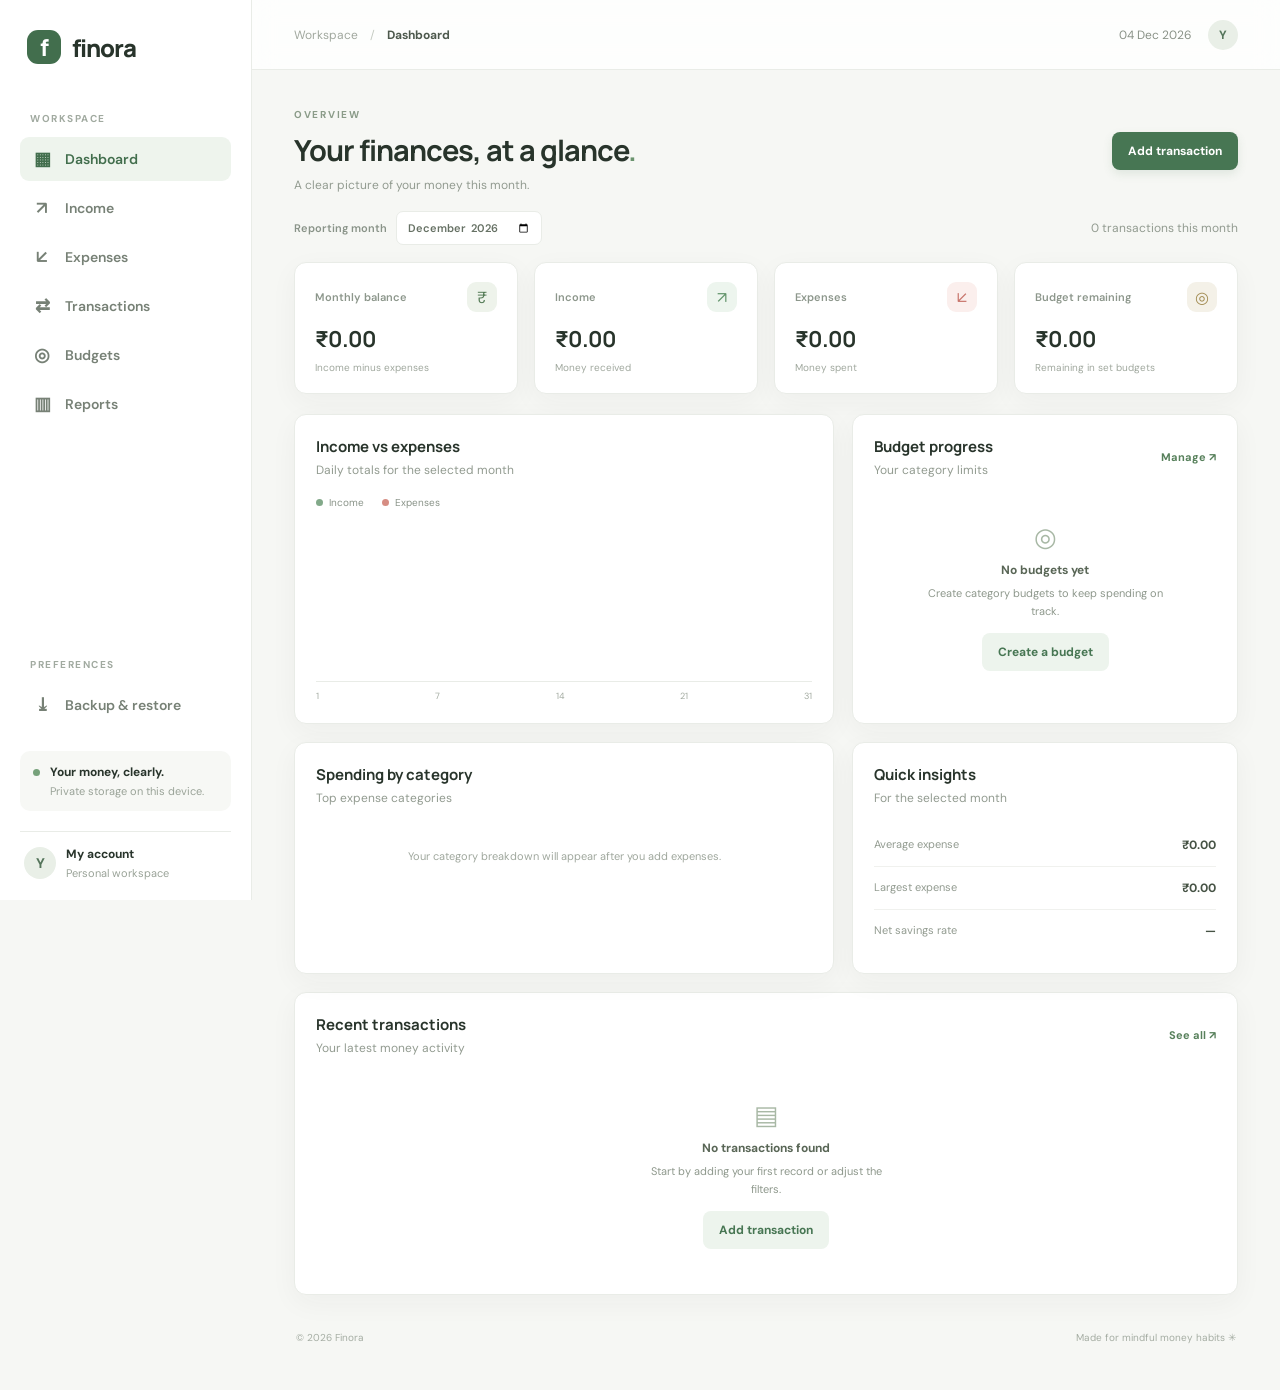
<file: Finora/index.html>
<!doctype html>
<html lang="en">
  <head>
    <meta charset="utf-8" />
    <meta name="viewport" content="width=device-width,initial-scale=1" />
    <meta name="theme-color" content="#f6f7f4" />
    <meta
      name="description"
      content="Finora personal expense tracker and monthly budget tool."
    />
    <title>Finora — Personal Finance</title>
    <link rel="preconnect" href="https://fonts.googleapis.com" />
    <link rel="preconnect" href="https://fonts.gstatic.com" crossorigin />
    <link
      href="https://fonts.googleapis.com/css2?family=DM+Sans:wght@400;500;600;700&family=Manrope:wght@500;600;700;800&display=swap"
      rel="stylesheet"
    />
    <link rel="stylesheet" href="css/style.css" />
    <script type="module" src="js/app.js"></script>
  </head>
  <body data-page="dashboard">
    <noscript>Finora requires JavaScript to run.</noscript>
  </body>
</html>
</file>
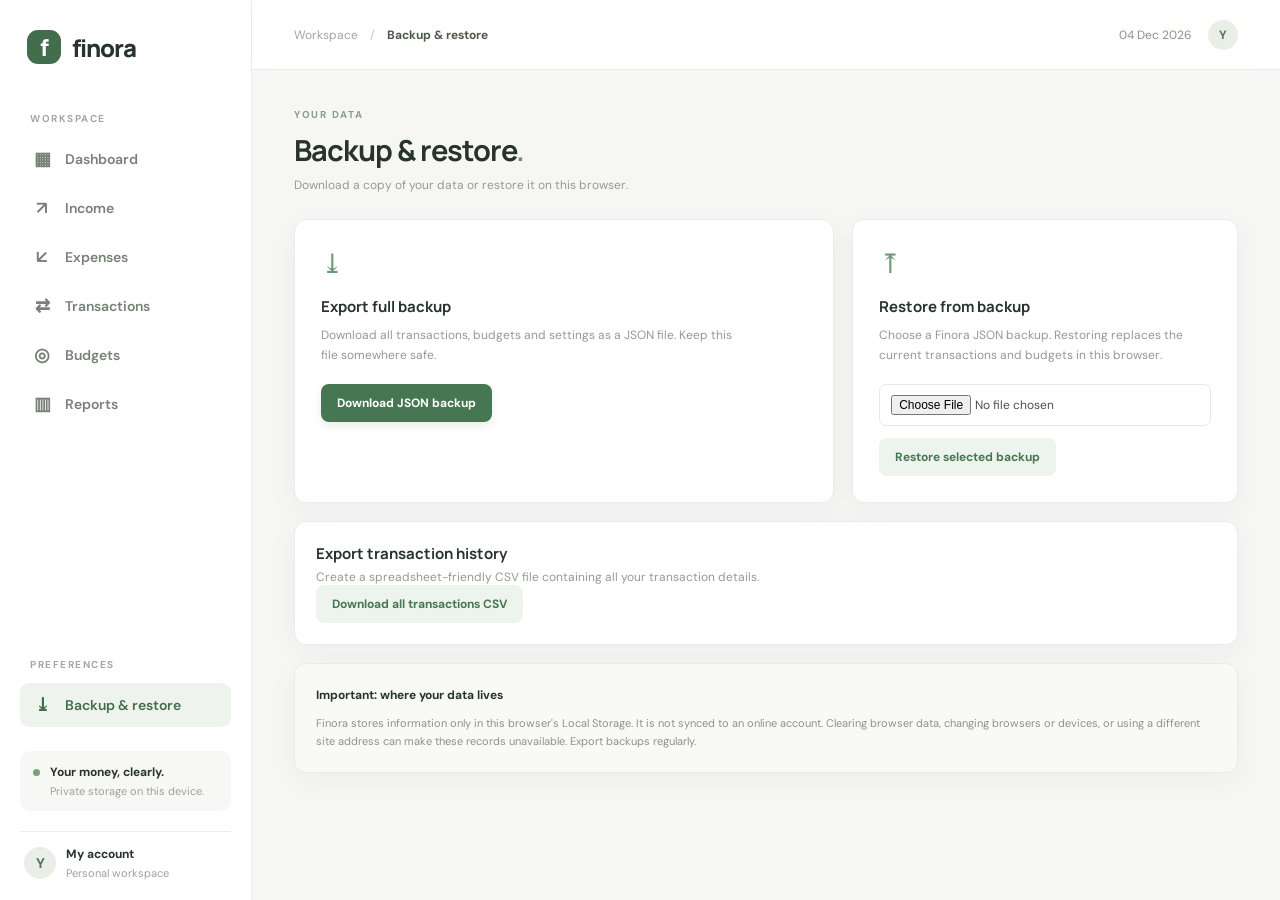
<file: Finora/pages/backup.html>
<!doctype html>
<html lang="en">
  <head>
    <meta charset="utf-8" />
    <meta name="viewport" content="width=device-width,initial-scale=1" />
    <meta name="theme-color" content="#f6f7f4" />
    <title>Finora — Backup</title>
    <link rel="preconnect" href="https://fonts.googleapis.com" />
    <link rel="preconnect" href="https://fonts.gstatic.com" crossorigin />
    <link
      href="https://fonts.googleapis.com/css2?family=DM+Sans:wght@400;500;600;700&family=Manrope:wght@500;600;700;800&display=swap"
      rel="stylesheet"
    />
    <link rel="stylesheet" href="../css/style.css" />
    <script type="module" src="../js/app.js"></script>
  </head>
  <body data-page="backup">
    <noscript>Finora requires JavaScript to run.</noscript>
  </body>
</html>
</file>
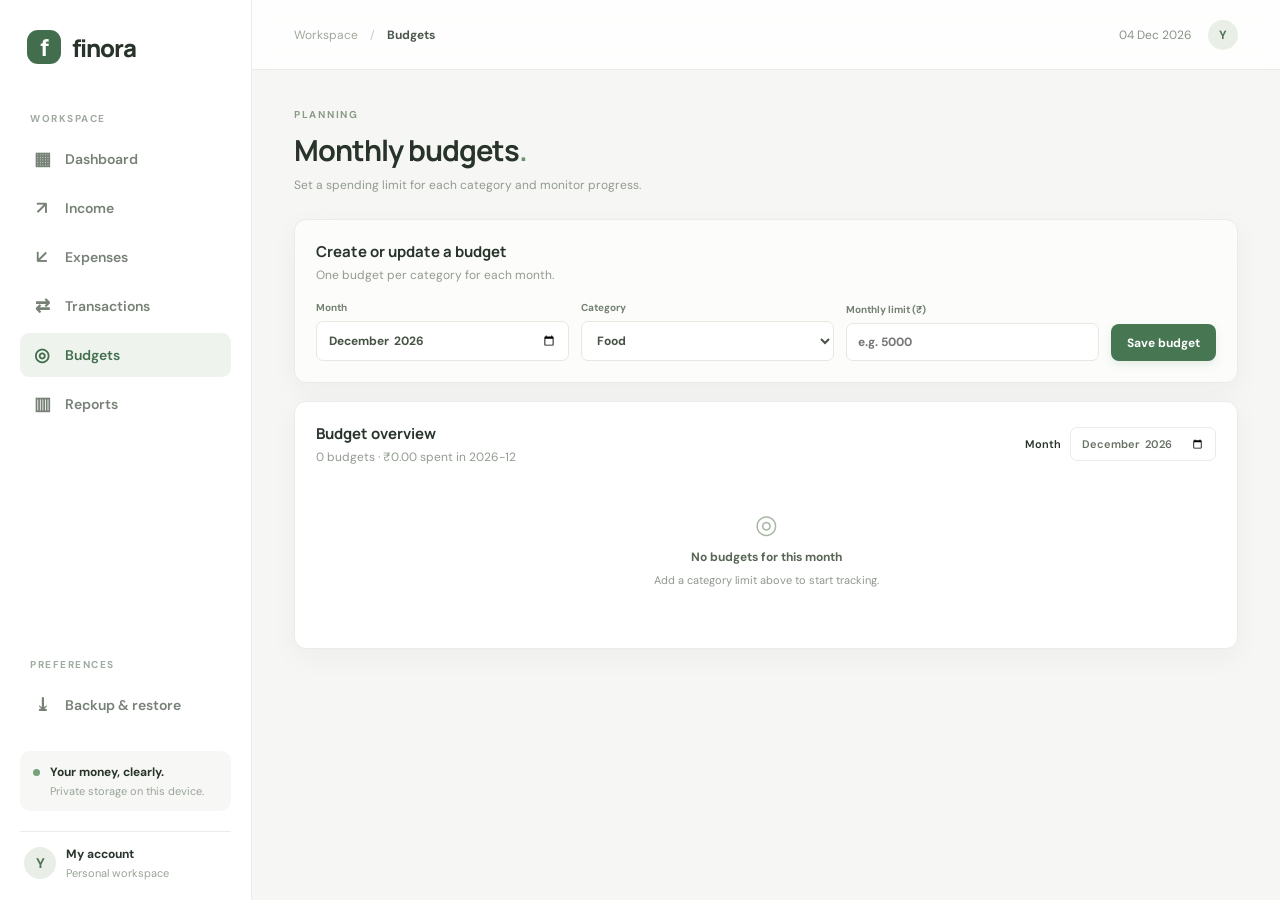
<file: Finora/pages/budgets.html>
<!doctype html>
<html lang="en">
  <head>
    <meta charset="utf-8" />
    <meta name="viewport" content="width=device-width,initial-scale=1" />
    <meta name="theme-color" content="#f6f7f4" />
    <title>Finora — Budgets</title>
    <link rel="preconnect" href="https://fonts.googleapis.com" />
    <link rel="preconnect" href="https://fonts.gstatic.com" crossorigin />
    <link
      href="https://fonts.googleapis.com/css2?family=DM+Sans:wght@400;500;600;700&family=Manrope:wght@500;600;700;800&display=swap"
      rel="stylesheet"
    />
    <link rel="stylesheet" href="../css/style.css" />
    <script type="module" src="../js/app.js"></script>
  </head>
  <body data-page="budgets">
    <noscript>Finora requires JavaScript to run.</noscript>
  </body>
</html>
</file>
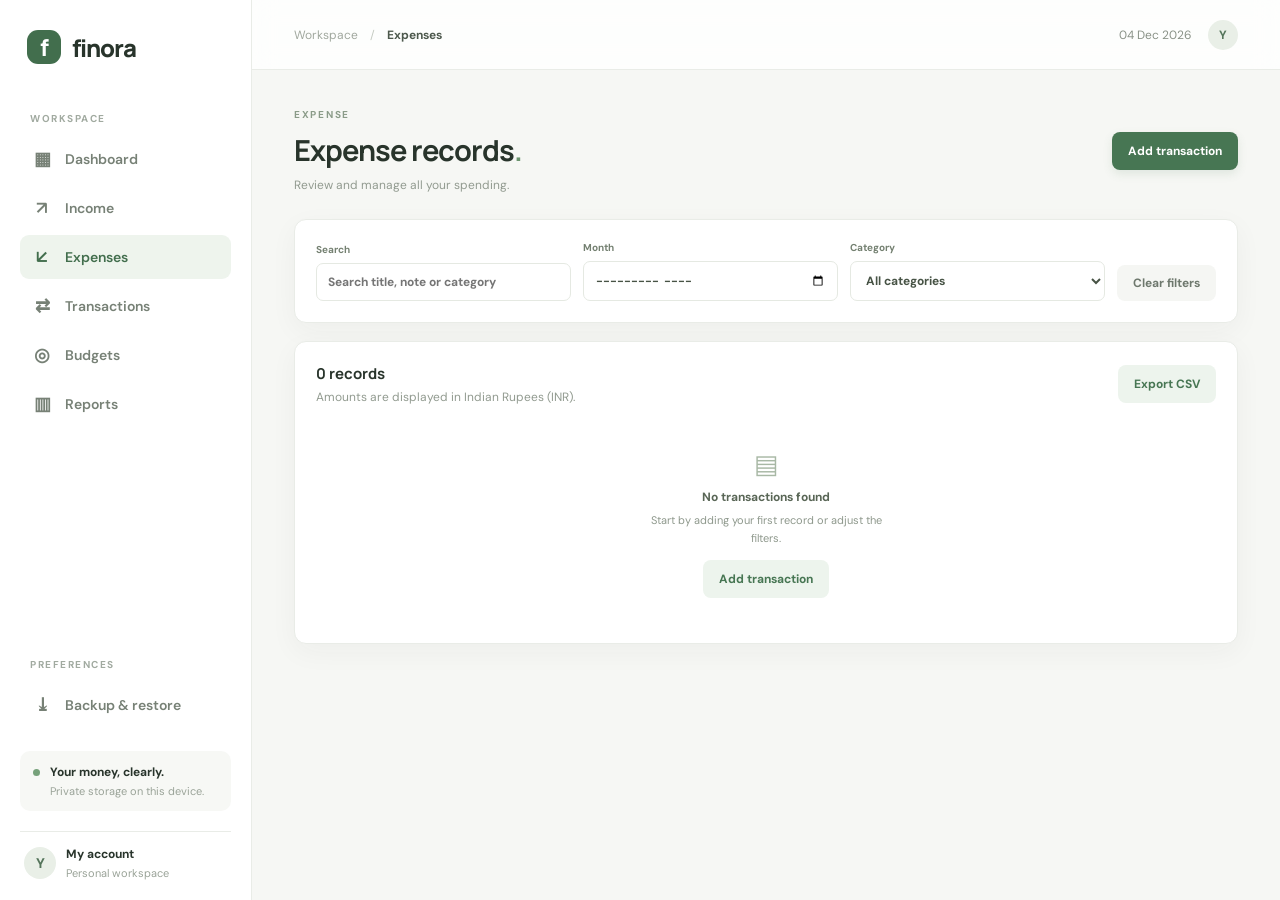
<file: Finora/pages/expenses.html>
<!doctype html>
<html lang="en">
  <head>
    <meta charset="utf-8" />
    <meta name="viewport" content="width=device-width,initial-scale=1" />
    <meta name="theme-color" content="#f6f7f4" />
    <title>Finora — Expenses</title>
    <link rel="preconnect" href="https://fonts.googleapis.com" />
    <link rel="preconnect" href="https://fonts.gstatic.com" crossorigin />
    <link
      href="https://fonts.googleapis.com/css2?family=DM+Sans:wght@400;500;600;700&family=Manrope:wght@500;600;700;800&display=swap"
      rel="stylesheet"
    />
    <link rel="stylesheet" href="../css/style.css" />
    <script type="module" src="../js/app.js"></script>
  </head>
  <body data-page="expenses">
    <noscript>Finora requires JavaScript to run.</noscript>
  </body>
</html>
</file>
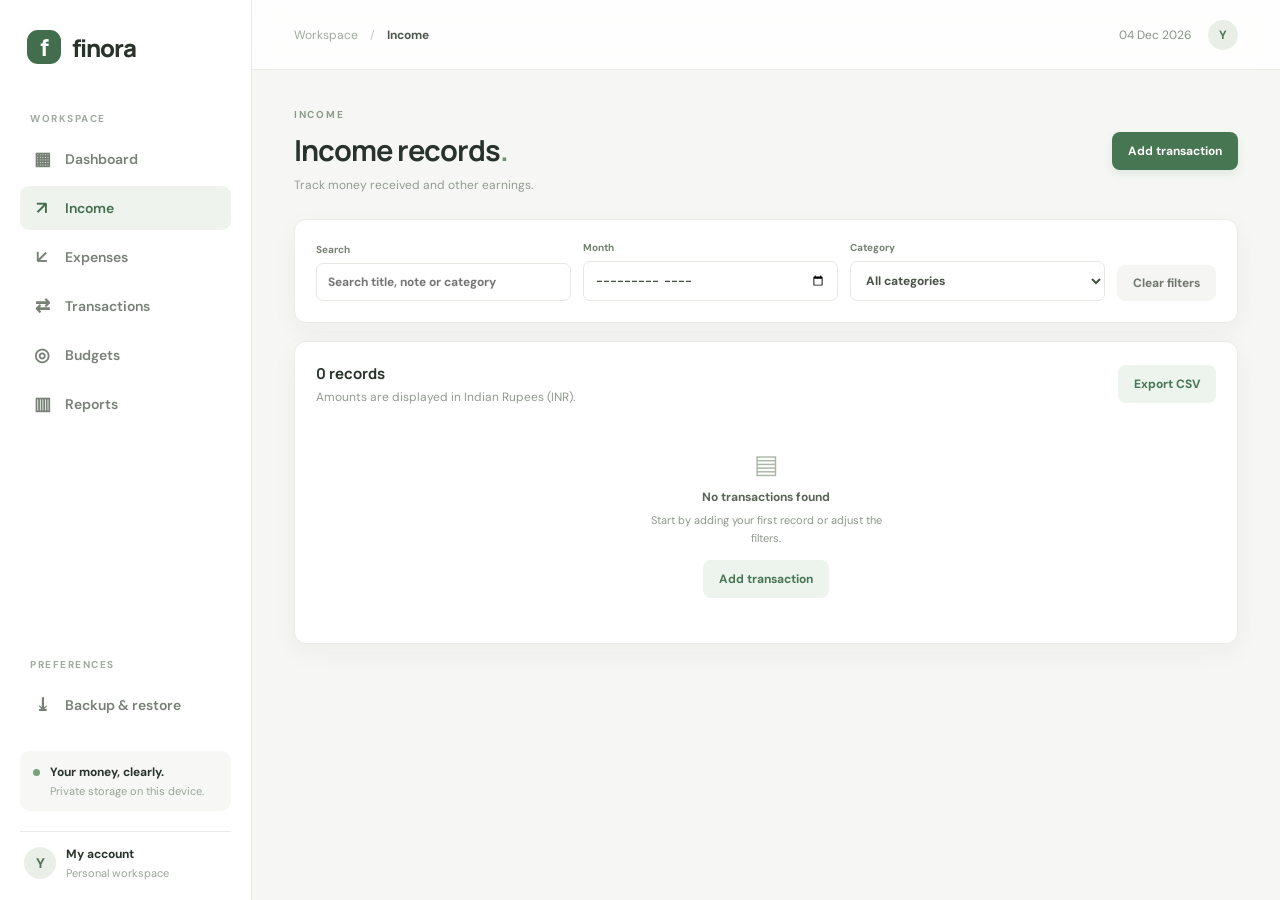
<file: Finora/pages/income.html>
<!doctype html>
<html lang="en">
  <head>
    <meta charset="utf-8" />
    <meta name="viewport" content="width=device-width,initial-scale=1" />
    <meta name="theme-color" content="#f6f7f4" />
    <title>Finora — Income</title>
    <link rel="preconnect" href="https://fonts.googleapis.com" />
    <link rel="preconnect" href="https://fonts.gstatic.com" crossorigin />
    <link
      href="https://fonts.googleapis.com/css2?family=DM+Sans:wght@400;500;600;700&family=Manrope:wght@500;600;700;800&display=swap"
      rel="stylesheet"
    />
    <link rel="stylesheet" href="../css/style.css" />
    <script type="module" src="../js/app.js"></script>
  </head>
  <body data-page="income">
    <noscript>Finora requires JavaScript to run.</noscript>
  </body>
</html>
</file>
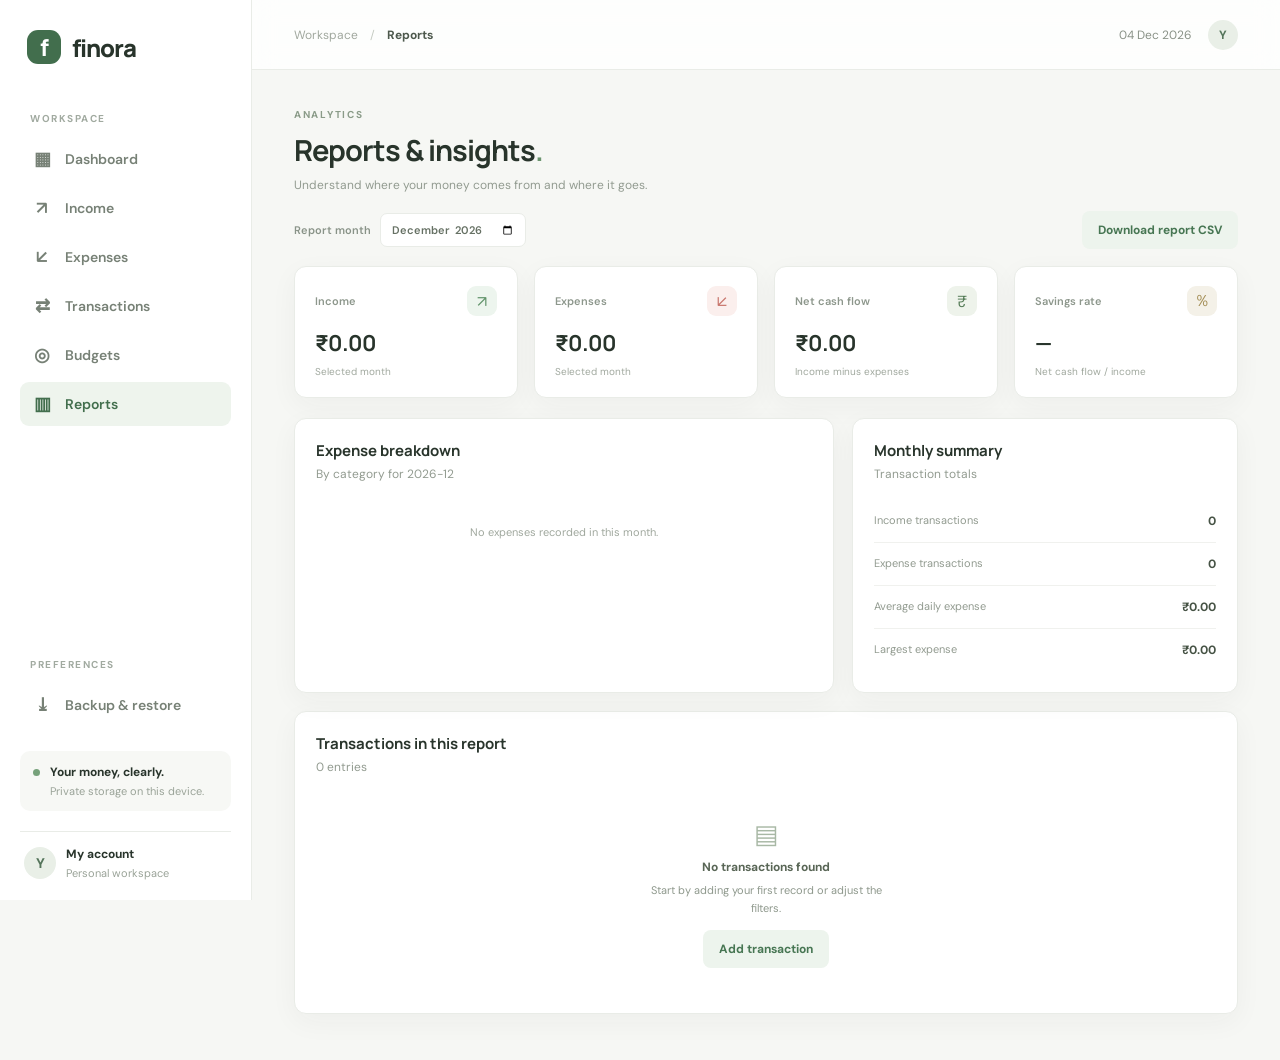
<file: Finora/pages/reports.html>
<!doctype html>
<html lang="en">
  <head>
    <meta charset="utf-8" />
    <meta name="viewport" content="width=device-width,initial-scale=1" />
    <meta name="theme-color" content="#f6f7f4" />
    <title>Finora — Reports</title>
    <link rel="preconnect" href="https://fonts.googleapis.com" />
    <link rel="preconnect" href="https://fonts.gstatic.com" crossorigin />
    <link
      href="https://fonts.googleapis.com/css2?family=DM+Sans:wght@400;500;600;700&family=Manrope:wght@500;600;700;800&display=swap"
      rel="stylesheet"
    />
    <link rel="stylesheet" href="../css/style.css" />
    <script type="module" src="../js/app.js"></script>
  </head>
  <body data-page="reports">
    <noscript>Finora requires JavaScript to run.</noscript>
  </body>
</html>
</file>
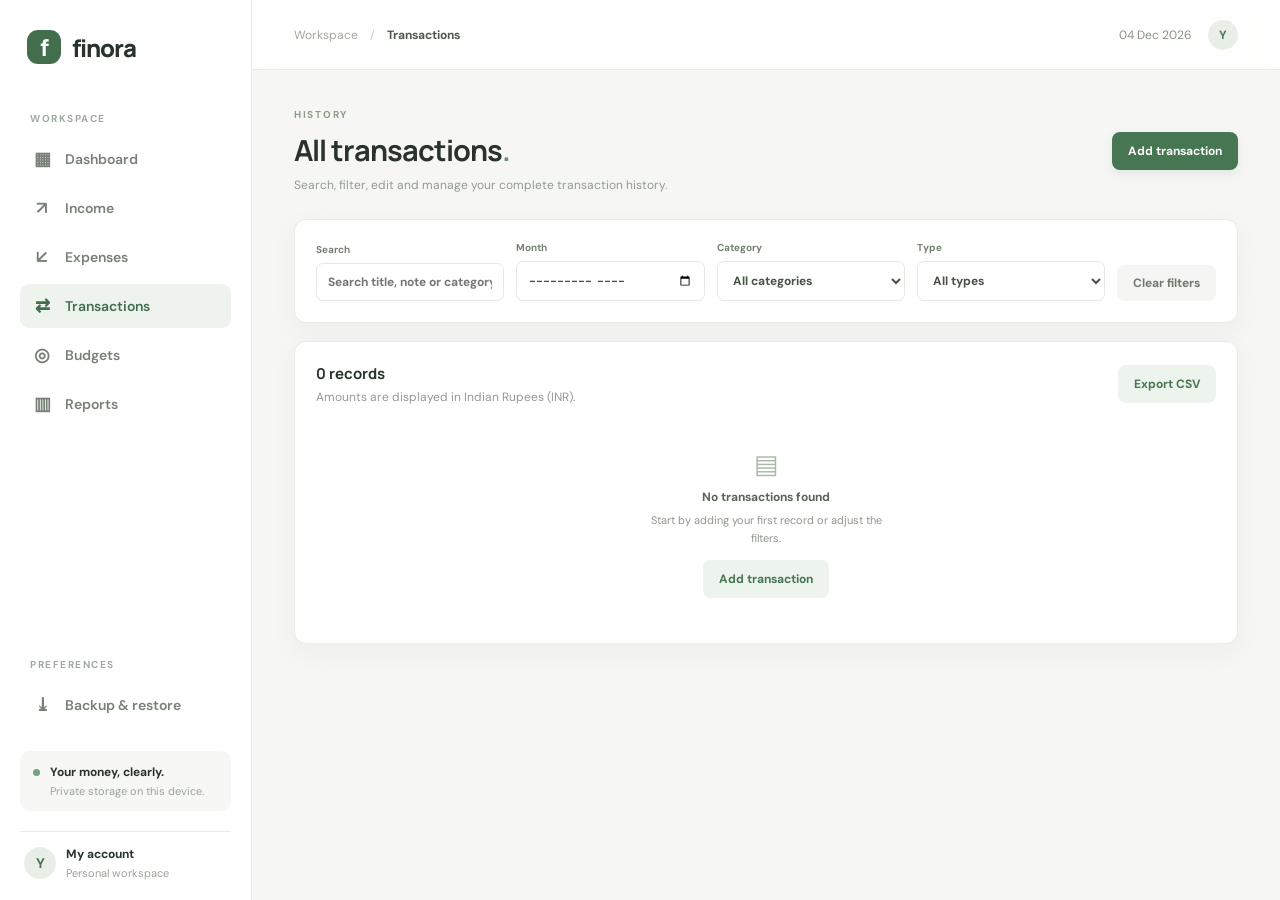
<file: Finora/pages/transactions.html>
<!doctype html>
<html lang="en">
  <head>
    <meta charset="utf-8" />
    <meta name="viewport" content="width=device-width,initial-scale=1" />
    <meta name="theme-color" content="#f6f7f4" />
    <title>Finora — Transactions</title>
    <link rel="preconnect" href="https://fonts.googleapis.com" />
    <link rel="preconnect" href="https://fonts.gstatic.com" crossorigin />
    <link
      href="https://fonts.googleapis.com/css2?family=DM+Sans:wght@400;500;600;700&family=Manrope:wght@500;600;700;800&display=swap"
      rel="stylesheet"
    />
    <link rel="stylesheet" href="../css/style.css" />
    <script type="module" src="../js/app.js"></script>
  </head>
  <body data-page="transactions">
    <noscript>Finora requires JavaScript to run.</noscript>
  </body>
</html>
</file>
<file: Finora/css/style.css>
:root {
  --bg: #f6f7f4;
  --surface: #fff;
  --ink: #28342b;
  --muted: #879087;
  --line: #e9ece7;
  --green: #477653;
  --green-soft: #edf4ed;
  --red: #c8756c;
  --red-soft: #fbefed;
  --shadow: 0 8px 28px rgba(39, 54, 42, 0.045);
}
* {
  box-sizing: border-box;
}
body {
  margin: 0;
  background: var(--bg);
  color: var(--ink);
  font-family: "DM Sans", sans-serif;
  font-size: 14px;
}
button,
input,
select,
textarea {
  font: inherit;
}
button,
a {
  -webkit-tap-highlight-color: transparent;
}
a {
  color: inherit;
  text-decoration: none;
}
.app-shell {
  min-height: 100vh;
}
.sidebar {
  width: 252px;
  position: fixed;
  inset: 0 auto 0 0;
  background: #fff;
  border-right: 1px solid var(--line);
  padding: 30px 20px 20px;
  display: flex;
  flex-direction: column;
  z-index: 5;
}
.brand {
  display: flex;
  align-items: center;
  gap: 11px;
  font:
    800 24px Manrope,
    sans-serif;
  letter-spacing: -1px;
  margin: 0 0 48px 7px;
}
.brand-mark {
  width: 34px;
  height: 34px;
  display: grid;
  place-items: center;
  background: #426e4d;
  color: white;
  border-radius: 11px;
  font: 800 23px Manrope;
}
.sidebar-label {
  font-size: 10px;
  font-weight: 700;
  letter-spacing: 1.5px;
  color: #a1aaa0;
  padding: 0 10px 12px;
}
.nav-list {
  display: grid;
  gap: 5px;
}
.nav-link {
  height: 44px;
  padding: 0 12px;
  display: flex;
  align-items: center;
  gap: 13px;
  border-radius: 9px;
  color: #778176;
  font-weight: 600;
  transition: 0.2s;
}
.nav-link span {
  font-size: 18px;
  width: 20px;
  text-align: center;
}
.nav-link:hover,
.nav-link.active {
  background: #eef4ed;
  color: #426e4d;
}
.sidebar-bottom {
  margin-top: auto;
}
.sidebar-bottom > .nav-link {
  margin-bottom: 24px;
}
.sidebar-note {
  display: flex;
  gap: 10px;
  background: #f7f8f5;
  padding: 13px;
  border-radius: 10px;
  margin: 0 0 20px;
}
.sidebar-note i {
  width: 7px;
  height: 7px;
  border-radius: 50%;
  background: #76a17a;
  margin-top: 5px;
  flex: none;
}
.sidebar-note strong,
.profile-row strong {
  display: block;
  font-size: 12px;
}
.sidebar-note small,
.profile-row small {
  display: block;
  color: #9aa398;
  font-size: 11px;
  margin-top: 4px;
}
.profile-row {
  display: flex;
  align-items: center;
  gap: 10px;
  padding: 14px 4px 0;
  border-top: 1px solid var(--line);
}
.avatar {
  width: 32px;
  height: 32px;
  display: grid;
  place-items: center;
  background: #e9efe7;
  color: #54745a;
  border-radius: 50%;
  font-weight: 700;
}
.main-area {
  margin-left: 252px;
  min-height: 100vh;
}
.topbar {
  height: 70px;
  background: rgba(255, 255, 255, 0.8);
  border-bottom: 1px solid var(--line);
  display: flex;
  align-items: center;
  justify-content: space-between;
  padding: 0 42px;
  position: sticky;
  top: 0;
  z-index: 4;
  backdrop-filter: blur(12px);
}
.breadcrumb {
  color: #a0a89e;
  font-size: 12px;
}
.breadcrumb span {
  padding: 0 9px;
  color: #c4cbc2;
}
.breadcrumb strong {
  color: #4d594d;
}
.topbar-right {
  display: flex;
  align-items: center;
  gap: 16px;
  color: #899287;
  font-size: 12px;
}
.avatar.small {
  width: 30px;
  height: 30px;
}
.mobile-menu {
  display: none;
  border: 0;
  background: none;
  font-size: 20px;
}
.page-content {
  max-width: 1500px;
  margin: auto;
  padding: 38px 42px 28px;
}
.page-heading {
  display: flex;
  align-items: center;
  justify-content: space-between;
  gap: 20px;
  margin-bottom: 26px;
}
.eyebrow {
  font-size: 10px;
  letter-spacing: 1.7px;
  color: #8a9b88;
  font-weight: 700;
  margin: 0 0 9px;
}
.page-heading h1 {
  font:
    700 29px Manrope,
    sans-serif;
  letter-spacing: -1px;
  margin: 0 0 7px;
}
.heading-period {
  color: #6b946e;
}
.muted {
  color: #929b90;
  margin: 0;
  font-size: 12px;
}
.button {
  border: 0;
  border-radius: 8px;
  padding: 11px 16px;
  display: inline-flex;
  align-items: center;
  justify-content: center;
  gap: 7px;
  font-weight: 700;
  font-size: 12px;
  cursor: pointer;
  transition: 0.18s;
}
.button-primary {
  background: #477653;
  color: white;
  box-shadow: 0 4px 10px #47765320;
}
.button-primary:hover {
  background: #365e40;
  transform: translateY(-1px);
}
.button-soft {
  background: #edf4ed;
  color: #477653;
}
.button-plain {
  background: #f5f6f3;
  color: #6e786d;
}
.button-plain:hover,
.button-soft:hover {
  filter: brightness(0.97);
}
.summary-grid {
  display: grid;
  grid-template-columns: repeat(4, minmax(0, 1fr));
  gap: 16px;
  margin-bottom: 20px;
}
.summary-card,
.panel {
  background: var(--surface);
  border: 1px solid var(--line);
  border-radius: 12px;
  box-shadow: var(--shadow);
}
.summary-card {
  padding: 19px 20px;
  min-height: 128px;
}
.card-top {
  display: flex;
  justify-content: space-between;
  align-items: center;
}
.card-label {
  font-size: 11px;
  color: #8d978c;
  font-weight: 600;
}
.card-symbol {
  width: 30px;
  height: 30px;
  border-radius: 9px;
  display: grid;
  place-items: center;
  font-size: 16px;
}
.balance-symbol {
  background: #eef3eb;
  color: #547b56;
}
.income-symbol {
  background: #edf5ee;
  color: #61936a;
}
.expense-symbol {
  background: #fbefed;
  color: #c8756c;
}
.budget-symbol {
  background: #f4f1e8;
  color: #a38d54;
}
.amount {
  font:
    700 22px Manrope,
    sans-serif;
  letter-spacing: -0.6px;
  margin: 12px 0 7px;
}
.card-foot {
  font-size: 10px;
  color: #a0a89e;
}
.content-grid {
  display: grid;
  grid-template-columns: 1.4fr 1fr;
  gap: 18px;
  margin-bottom: 18px;
}
.panel {
  padding: 21px;
  margin-bottom: 18px;
  min-width: 0;
}
.content-grid .panel {
  margin-bottom: 0;
}
.panel-heading {
  display: flex;
  justify-content: space-between;
  align-items: center;
  gap: 15px;
  margin-bottom: 18px;
}
.panel-heading h2,
.panel h2 {
  font:
    700 15px Manrope,
    sans-serif;
  margin: 0 0 5px;
}
.text-link {
  color: #57805b;
  font-size: 11px;
  font-weight: 700;
  white-space: nowrap;
}
.filter-line {
  display: flex;
  justify-content: space-between;
  align-items: center;
  gap: 15px;
  margin: -8px 0 17px;
  color: #899388;
}
.filter-line label,
.compact-label {
  display: flex;
  align-items: center;
  gap: 9px;
  font-size: 11px;
  font-weight: 600;
}
.select-control {
  border: 1px solid var(--line);
  background: #fff;
  border-radius: 7px;
  padding: 8px 10px;
  color: #667164;
  font-size: 11px;
}
.legend {
  display: flex;
  gap: 18px;
  color: #899388;
  font-size: 10px;
  margin: 0 0 13px;
}
.legend span {
  display: flex;
  align-items: center;
  gap: 6px;
}
.legend i,
.income-dot,
.expense-dot {
  display: inline-block;
  width: 7px;
  height: 7px;
  border-radius: 50%;
}
.income-dot {
  background: #82a989;
}
.expense-dot {
  background: #d68d83;
}
.bar-chart {
  height: 160px;
  display: flex;
  align-items: flex-end;
  gap: 3px;
  border-bottom: 1px solid var(--line);
  padding: 5px 2px 0;
}
.bar-pair {
  height: 100%;
  flex: 1;
  display: flex;
  align-items: flex-end;
  justify-content: center;
  gap: 2px;
  min-width: 2px;
}
.bar {
  width: 42%;
  min-height: 0;
  border-radius: 3px 3px 0 0;
}
.income-bar {
  background: #8eb394;
}
.expense-bar {
  background: #dfa097;
}
.chart-axis {
  display: flex;
  justify-content: space-between;
  color: #a3aba1;
  font-size: 9px;
  padding-top: 8px;
}
.budget-empty,
.empty-state {
  text-align: center;
  padding: 24px 12px;
  color: #8e988c;
}
.empty-icon {
  font-size: 26px;
  color: #a8b8a5;
  margin-bottom: 8px;
}
.budget-empty strong,
.empty-state strong {
  display: block;
  color: #596656;
  font-size: 12px;
}
.budget-empty p,
.empty-state p {
  font-size: 11px;
  line-height: 1.6;
  max-width: 250px;
  margin: 7px auto 13px;
}
.budget-item {
  margin: 17px 0;
}
.budget-title {
  display: flex;
  justify-content: space-between;
  align-items: start;
  margin-bottom: 9px;
  font-size: 11px;
}
.budget-title span strong,
.budget-title span small {
  display: block;
}
.budget-title span small {
  color: #9aa397;
  margin-top: 4px;
  font-size: 10px;
}
.budget-title > strong {
  color: #638468;
}
.budget-title > strong.over {
  color: #c8756c;
}
.progress-track {
  height: 6px;
  background: #f0f2ee;
  border-radius: 10px;
  overflow: hidden;
}
.progress-track i {
  height: 100%;
  display: block;
  background: #83a789;
  border-radius: 10px;
}
.progress-track i.over {
  background: #d68b81;
}
.category-line {
  margin: 15px 0;
}
.category-line > div:first-child {
  display: flex;
  justify-content: space-between;
  font-size: 11px;
  margin-bottom: 8px;
}
.category-line strong {
  font-weight: 700;
}
.empty-inline {
  font-size: 11px;
  color: #a0a89e;
  padding: 25px 4px;
  text-align: center;
}
.insight-list > div {
  display: flex;
  justify-content: space-between;
  padding: 13px 0;
  border-bottom: 1px solid #f0f1ee;
  font-size: 11px;
  color: #929b90;
}
.insight-list > div:last-child {
  border-bottom: 0;
}
.insight-list strong {
  color: #465345;
  font-size: 12px;
}
.table-wrap {
  overflow-x: auto;
}
table {
  border-collapse: collapse;
  width: 100%;
  min-width: 660px;
}
th {
  text-align: left;
  font-size: 9px;
  letter-spacing: 0.7px;
  color: #a0a89e;
  font-weight: 700;
  padding: 12px 10px;
  border-bottom: 1px solid var(--line);
}
td {
  padding: 13px 10px;
  border-bottom: 1px solid #f0f2ee;
  color: #7c877a;
  font-size: 11px;
}
td strong {
  color: #4c594b;
  font-weight: 600;
}
.row-note {
  display: block;
  color: #a4aca2;
  font-size: 10px;
  margin-top: 4px;
}
.align-right {
  text-align: right;
}
.amount-cell {
  font-weight: 700;
  white-space: nowrap;
}
.amount-cell.income {
  color: #6e9a75;
}
.amount-cell.expense {
  color: #c8756c;
}
.pill {
  display: inline-block;
  border-radius: 20px;
  padding: 4px 8px;
  font-size: 9px;
  text-transform: capitalize;
}
.pill.income {
  background: #edf5ee;
  color: #6b9871;
}
.pill.expense {
  background: #fbefed;
  color: #c8756c;
}
.action-cell {
  white-space: nowrap;
}
.icon-action {
  border: 0;
  background: #f2f5f0;
  color: #658269;
  border-radius: 6px;
  width: 27px;
  height: 27px;
  margin-left: 5px;
  cursor: pointer;
}
.icon-action.danger {
  color: #c8756c;
  background: #fbefed;
}
.page-footer {
  display: flex;
  justify-content: space-between;
  color: #a5ada3;
  font-size: 10px;
  padding: 18px 2px;
}
.filters {
  display: flex;
  align-items: end;
  gap: 12px;
  flex-wrap: wrap;
}
.filters label,
.inline-form label {
  display: grid;
  gap: 7px;
  color: #748071;
  font-size: 10px;
  font-weight: 700;
  flex: 1;
  min-width: 130px;
}
.input-control {
  width: 100%;
  border: 1px solid #e5e9e2;
  border-radius: 7px;
  background: #fff;
  padding: 10px 11px;
  color: #475345;
  outline: none;
  font-size: 12px;
}
.input-control:focus {
  border-color: #83a789;
  box-shadow: 0 0 0 3px #83a78920;
}
.filters .button {
  height: 36px;
}
.budget-form-panel {
  background: #fcfdfb;
}
.inline-form {
  display: flex;
  align-items: end;
  gap: 12px;
  flex-wrap: wrap;
}
.inline-form .button {
  height: 37px;
}
.budget-manage {
  display: grid;
  grid-template-columns: 1fr auto;
  align-items: center;
  gap: 20px;
  border-bottom: 1px solid #f0f2ee;
  padding: 4px 0;
}
.budget-actions {
  display: flex;
  gap: 5px;
}
.danger-text {
  color: #bd746c;
}
.compact-label {
  white-space: nowrap;
}
.backup-card {
  padding: 26px;
}
.backup-icon {
  font-size: 27px;
  color: #6f9875;
  margin-bottom: 15px;
}
.backup-card h2 {
  margin-bottom: 8px;
}
.backup-card p {
  line-height: 1.7;
  max-width: 420px;
  margin-bottom: 18px;
}
.backup-card .input-control {
  margin: 0 0 12px;
}
.notice-panel {
  background: #f9faf7;
  border-color: #e8ede5;
}
.notice-panel strong {
  font-size: 12px;
}
.notice-panel p {
  color: #899388;
  font-size: 11px;
  line-height: 1.7;
  margin-bottom: 0;
}
.modal {
  border: 0;
  border-radius: 15px;
  padding: 0;
  width: min(500px, calc(100% - 28px));
  box-shadow: 0 25px 80px #17251c40;
}
.modal::backdrop {
  background: #1e2a2180;
  backdrop-filter: blur(3px);
}
.modal-card {
  padding: 25px;
}
.modal-heading {
  display: flex;
  justify-content: space-between;
  align-items: start;
  margin-bottom: 18px;
}
.modal-heading h2 {
  font: 700 20px Manrope;
  margin: 0;
}
.modal-close {
  border: 0;
  background: #f1f3ef;
  border-radius: 50%;
  width: 30px;
  height: 30px;
  font-size: 20px;
  color: #7d887b;
  cursor: pointer;
}
.type-switch {
  display: flex;
  background: #f3f5f1;
  padding: 4px;
  border-radius: 8px;
  margin-bottom: 18px;
}
.type-option {
  flex: 1;
  border: 0;
  background: transparent;
  padding: 9px;
  border-radius: 6px;
  color: #879184;
  font-size: 11px;
  font-weight: 700;
  cursor: pointer;
}
.type-option.selected {
  background: white;
  color: #477653;
  box-shadow: 0 2px 7px #243a2810;
}
.field-label {
  display: grid;
  gap: 7px;
  font-size: 10px;
  font-weight: 700;
  color: #687565;
  margin-bottom: 14px;
}
.optional {
  color: #a6aea4;
  font-weight: 400;
}
.form-row {
  display: grid;
  grid-template-columns: 1fr 1fr;
  gap: 12px;
}
.textarea-control {
  resize: vertical;
}
.modal-actions {
  display: flex;
  justify-content: flex-end;
  gap: 9px;
  margin-top: 22px;
}
.app-toast {
  position: fixed;
  right: 24px;
  bottom: 24px;
  z-index: 20;
  background: #365e40;
  color: white;
  padding: 13px 18px;
  border-radius: 9px;
  box-shadow: 0 8px 30px #243a2830;
  opacity: 0;
  transform: translateY(10px);
  pointer-events: none;
  transition: 0.2s;
  font-size: 12px;
}
.app-toast.visible {
  opacity: 1;
  transform: translateY(0);
}
.app-toast.error {
  background: #a64f48;
}
@media (max-width: 1100px) {
  .sidebar {
    width: 220px;
  }
  .main-area {
    margin-left: 220px;
  }
  .page-content {
    padding: 30px 25px;
  }
  .topbar {
    padding: 0 25px;
  }
  .summary-grid {
    grid-template-columns: repeat(2, 1fr);
  }
}
@media (max-width: 760px) {
  .sidebar {
    transform: translateX(-100%);
    transition: 0.25s;
    width: 250px;
    box-shadow: 8px 0 25px #0000000a;
  }
  .sidebar.open {
    transform: translateX(0);
  }
  .main-area {
    margin-left: 0;
  }
  .mobile-menu {
    display: block;
  }
  .topbar {
    height: 60px;
    padding: 0 17px;
    justify-content: flex-start;
    gap: 14px;
  }
  .topbar-right {
    margin-left: auto;
  }
  .topbar-right > span {
    display: none;
  }
  .page-content {
    padding: 25px 16px;
  }
  .page-heading {
    align-items: flex-start;
  }
  .page-heading h1 {
    font-size: 24px;
  }
  .page-heading .button {
    white-space: nowrap;
    padding: 10px 12px;
  }
  .summary-grid {
    gap: 10px;
  }
  .summary-card {
    padding: 15px;
    min-height: 115px;
  }
  .amount {
    font-size: 18px;
  }
  .content-grid {
    grid-template-columns: 1fr;
  }
  .panel {
    padding: 17px;
  }
  .filters {
    align-items: stretch;
  }
  .filters label {
    min-width: calc(50% - 8px);
  }
  .filters .button {
    align-self: end;
  }
  .page-footer {
    gap: 12px;
    flex-wrap: wrap;
  }
  .budget-manage {
    grid-template-columns: 1fr;
    gap: 8px;
    padding: 12px 0;
  }
  .budget-actions {
    justify-content: flex-end;
  }
  .filter-line {
    align-items: flex-start;
    flex-direction: column;
  }
  .modal-card {
    padding: 20px;
  }
}
@media (max-width: 420px) {
  .summary-grid {
    grid-template-columns: 1fr 1fr;
  }
  .summary-card {
    padding: 12px;
  }
  .card-label {
    font-size: 10px;
  }
  .amount {
    font-size: 16px;
  }
  .form-row {
    grid-template-columns: 1fr;
  }
  .page-heading {
    gap: 10px;
  }
  .page-heading .button {
    font-size: 10px;
  }
  .filters label {
    min-width: 100%;
  }
}
</file>
